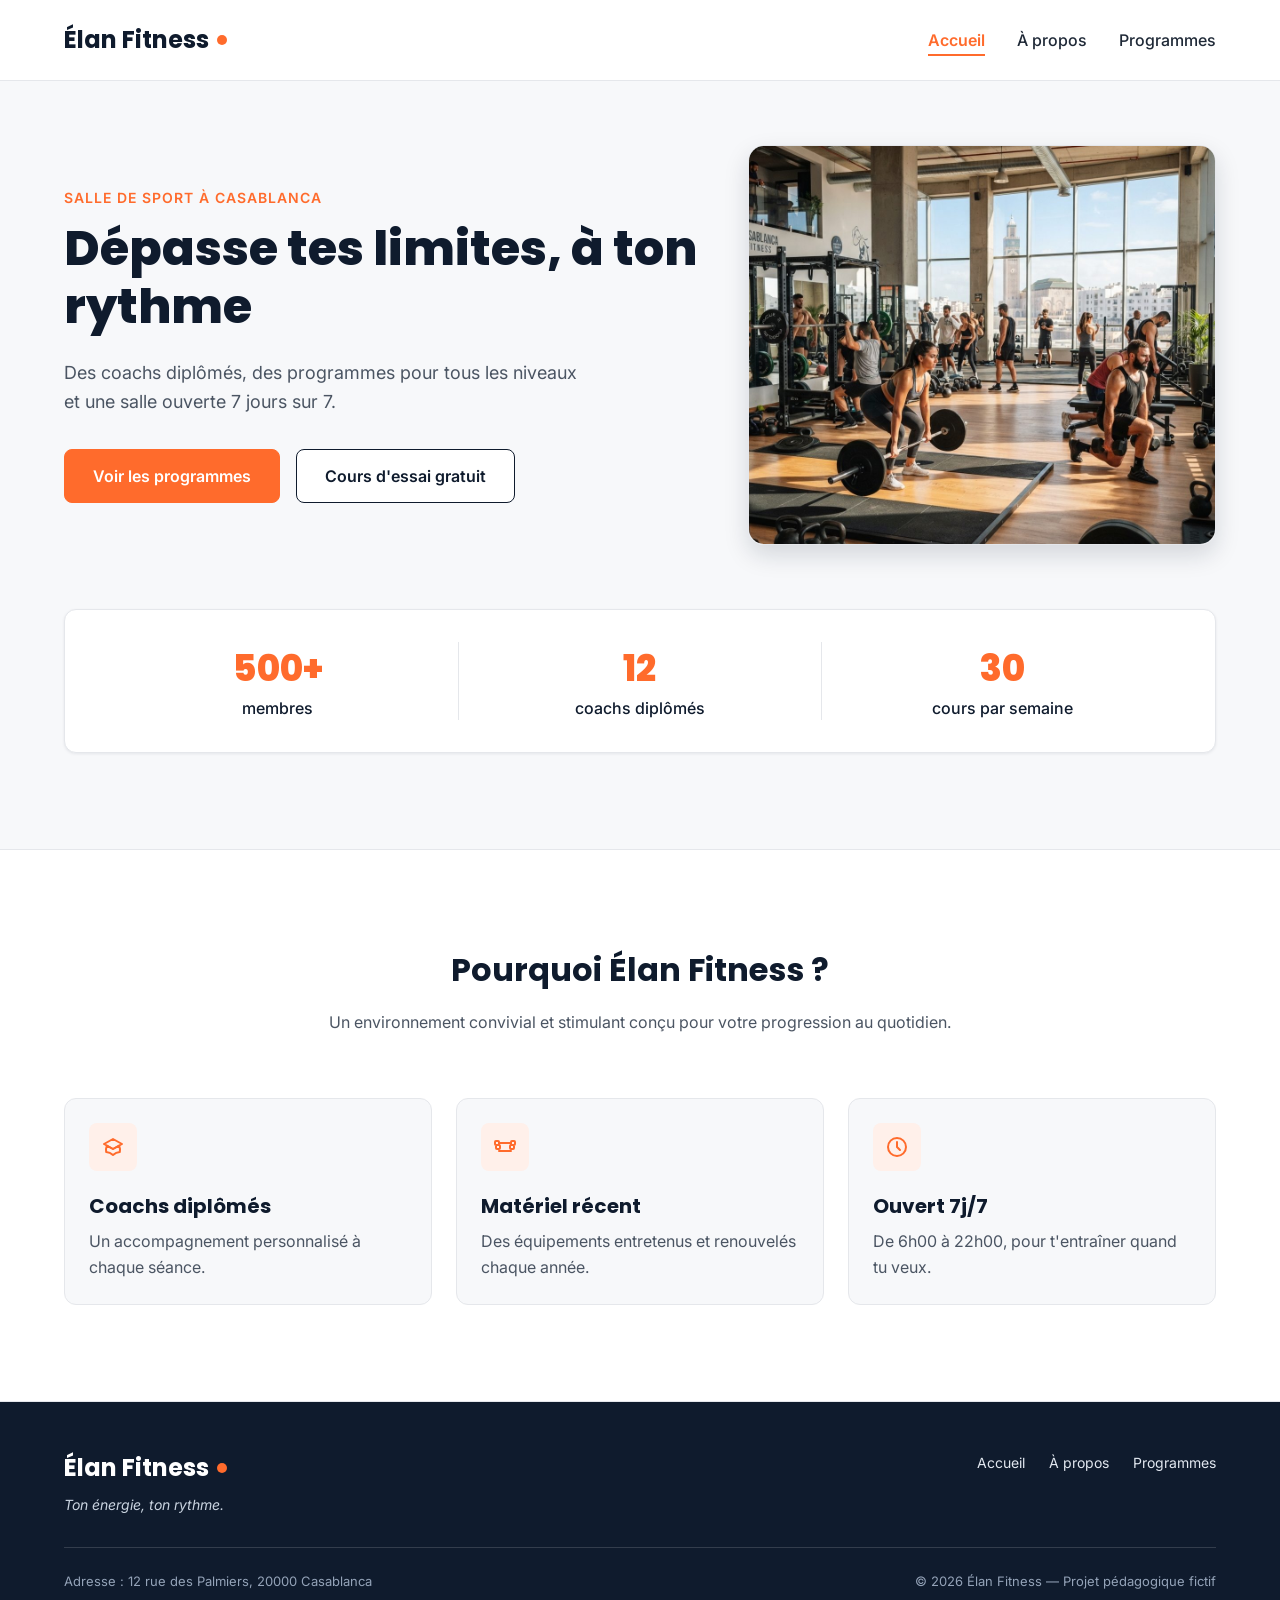
<file: index.html>
<!DOCTYPE html>
<html lang="fr">
<head>
  <meta charset="UTF-8">
  <meta name="viewport" content="width=device-width, initial-scale=1">
  <meta name="description" content="Élan Fitness, salle de sport à Casablanca : musculation, yoga, cardio et boxe fitness avec des coachs diplômés. Réservez votre cours d'essai gratuit.">
  <title>Élan Fitness | Salle de sport à Casablanca</title>

  <link rel="preconnect" href="https://fonts.googleapis.com">
  <link rel="preconnect" href="https://fonts.gstatic.com" crossorigin>
  <link href="https://fonts.googleapis.com/css2?family=Inter:wght@400;500;600&family=Poppins:wght@600;700;800&display=swap" rel="stylesheet">

  <link rel="stylesheet" href="style.css">
</head>

<body>

  <header class="en-tete">
    <div class="conteneur en-tete-contenu">
      <a href="#accueil" class="logo">Élan Fitness</a>

      <nav aria-label="Navigation principale">
        <ul class="menu">
          <li><a href="index.html" class="lien-actif">Accueil</a></li>
          <li><a href="Apropos.html">À propos</a></li>
          <li><a href="programmes.html">Programmes</a></li>
        </ul>
      </nav>
    </div>
  </header>

  <main>

    <section id="accueil" class="hero">
      <div class="conteneur">

        <div class="hero-contenu">
          <div class="hero-texte">
            <p class="sur-titre">Salle de sport à Casablanca</p>
            <h1>Dépasse tes limites, à ton rythme</h1>
            <p class="hero-description">
              Des coachs diplômés, des programmes pour tous les niveaux et une salle ouverte 7 jours sur 7.
            </p>
            <div class="boutons">
              <a href="#programmes" class="bouton bouton-principal">Voir les programmes</a>
              <a href="#contact" class="bouton bouton-secondaire">Cours d'essai gratuit</a>
            </div>
          </div>

          <img class="hero-image" src="img/hero.jpg" alt="Des personnes s'entraînent dans une salle de sport lumineuse à Casablanca">
        </div>

        <div class="chiffres">
          <div class="chiffre">
            <p class="chiffre-nombre">500+</p>
            <p>membres</p>
          </div>
          <div class="chiffre">
            <p class="chiffre-nombre">12</p>
            <p>coachs diplômés</p>
          </div>
          <div class="chiffre">
            <p class="chiffre-nombre">30</p>
            <p>cours par semaine</p>
          </div>
        </div>

      </div>
    </section>

    <section class="section section-blanche">
      <div class="conteneur">

        <div class="section-titre">
          <h2>Pourquoi Élan Fitness ?</h2>
          <p>Un environnement convivial et stimulant conçu pour votre progression au quotidien.</p>
        </div>

        <div class="cartes">
          <article class="carte carte-avantage">
            <div class="icone"><img src="img/icone-coach.svg" alt=""></div>
            <h3>Coachs diplômés</h3>
            <p>Un accompagnement personnalisé à chaque séance.</p>
          </article>

          <article class="carte carte-avantage">
            <div class="icone"><img src="img/icone-materiel.svg" alt=""></div>
            <h3>Matériel récent</h3>
            <p>Des équipements entretenus et renouvelés chaque année.</p>
          </article>

          <article class="carte carte-avantage">
            <div class="icone"><img src="img/icone-horloge.svg" alt=""></div>
            <h3>Ouvert 7j/7</h3>
            <p>De 6h00 à 22h00, pour t'entraîner quand tu veux.</p>
          </article>
        </div>

      </div>
    </section>

  <footer class="pied-de-page">
    <div class="conteneur">

      <div class="pied-haut">
        <div>
          <p class="logo logo-clair">Élan Fitness</p>
          <p class="slogan">Ton énergie, ton rythme.</p>
        </div>

        <nav aria-label="Navigation du pied de page">
          <ul class="menu menu-pied">
            <li><a href="index.html">Accueil</a></li>
            <li><a href="Apropos.html">À propos</a></li>
            <li><a href="programmes.html">Programmes</a></li>
          </ul>
        </nav>
      </div>

      <div class="pied-bas">
        <p>Adresse : 12 rue des Palmiers, 20000 Casablanca</p>
        <p>&copy; 2026 Élan Fitness — Projet pédagogique fictif</p>
      </div>

    </div>
  </footer>

</body>
</html>
</file>
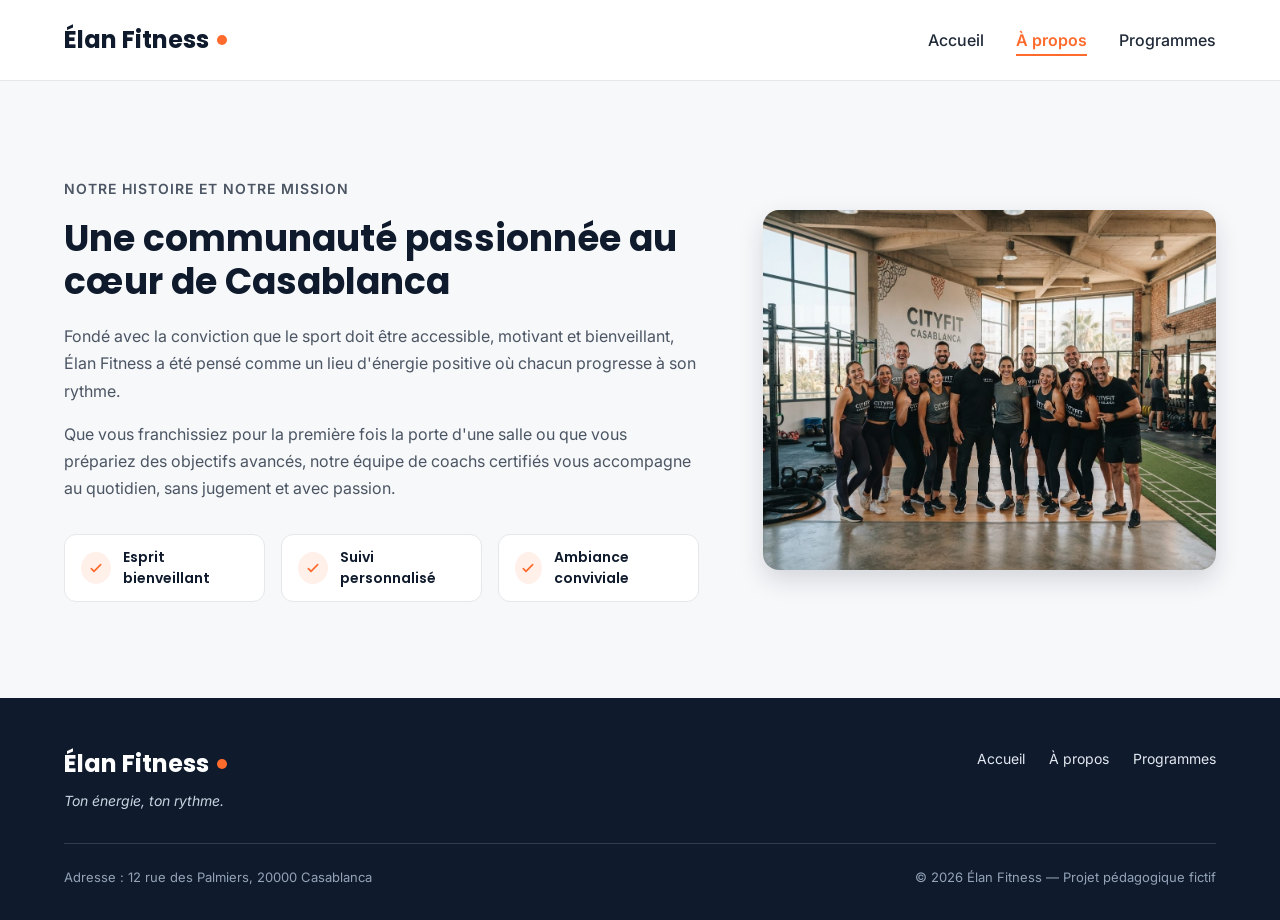
<file: Apropos.html>
<!DOCTYPE html>
<html lang="fr">
<head>
  <meta charset="UTF-8">
  <meta name="viewport" content="width=device-width, initial-scale=1">
  <meta name="description" content="Élan Fitness, salle de sport à Casablanca : musculation, yoga, cardio et boxe fitness avec des coachs diplômés. Réservez votre cours d'essai gratuit.">
  <title>Élan Fitness | Salle de sport à Casablanca</title>

  <link rel="preconnect" href="https://fonts.googleapis.com">
  <link rel="preconnect" href="https://fonts.gstatic.com" crossorigin>
  <link href="https://fonts.googleapis.com/css2?family=Inter:wght@400;500;600&family=Poppins:wght@600;700;800&display=swap" rel="stylesheet">

  <link rel="stylesheet" href="style.css">
</head>

<body>

  <header class="en-tete">
    <div class="conteneur en-tete-contenu">
      <a href="#accueil" class="logo">Élan Fitness</a>

      <nav aria-label="Navigation principale">
        <ul class="menu">
          <li><a href="index.html">Accueil</a></li>
          <li><a href="Apropos.html" class="lien-actif">À propos</a></li>
          <li><a href="programmes.html">Programmes</a></li>
        </ul>
      </nav>
    </div>
  </header>


    <section id="a-propos" class="section">
      <div class="conteneur apropos-contenu">

        <div class="apropos-texte">
          <p class="sur-titre">Notre histoire et notre mission</p>
          <h2>Une communauté passionnée au cœur de Casablanca</h2>
          <p>
            Fondé avec la conviction que le sport doit être accessible, motivant et bienveillant,
            Élan Fitness a été pensé comme un lieu d'énergie positive où chacun progresse à son rythme.
          </p>
          <p>
            Que vous franchissiez pour la première fois la porte d'une salle ou que vous prépariez des
            objectifs avancés, notre équipe de coachs certifiés vous accompagne au quotidien, sans
            jugement et avec passion.
          </p>

          <ul class="valeurs">
            <li class="valeur">
              <div class="icone icone-petite"><img src="img/icone-check.svg" alt=""></div>
              <span>Esprit bienveillant</span>
            </li>
            <li class="valeur">
              <div class="icone icone-petite"><img src="img/icone-check.svg" alt=""></div>
              <span>Suivi personnalisé</span>
            </li>
            <li class="valeur">
              <div class="icone icone-petite"><img src="img/icone-check.svg" alt=""></div>
              <span>Ambiance conviviale</span>
            </li>
          </ul>
        </div>

        <img class="apropos-image" src="img/equipe.jpg" alt="L'équipe de coachs d'Élan Fitness réunie dans la salle">

      </div>
    </section>

    <footer class="pied-de-page">
    <div class="conteneur">

      <div class="pied-haut">
        <div>
          <p class="logo logo-clair">Élan Fitness</p>
          <p class="slogan">Ton énergie, ton rythme.</p>
        </div>

        <nav aria-label="Navigation du pied de page">
          <ul class="menu menu-pied">
            <li><a href="index.html">Accueil</a></li>
            <li><a href="Apropos.html">À propos</a></li>
            <li><a href="programmes.html">Programmes</a></li>
          </ul>
        </nav>
      </div>

      <div class="pied-bas">
        <p>Adresse : 12 rue des Palmiers, 20000 Casablanca</p>
        <p>&copy; 2026 Élan Fitness — Projet pédagogique fictif</p>
      </div>

    </div>
  </footer>

</body>
</html>
</file>
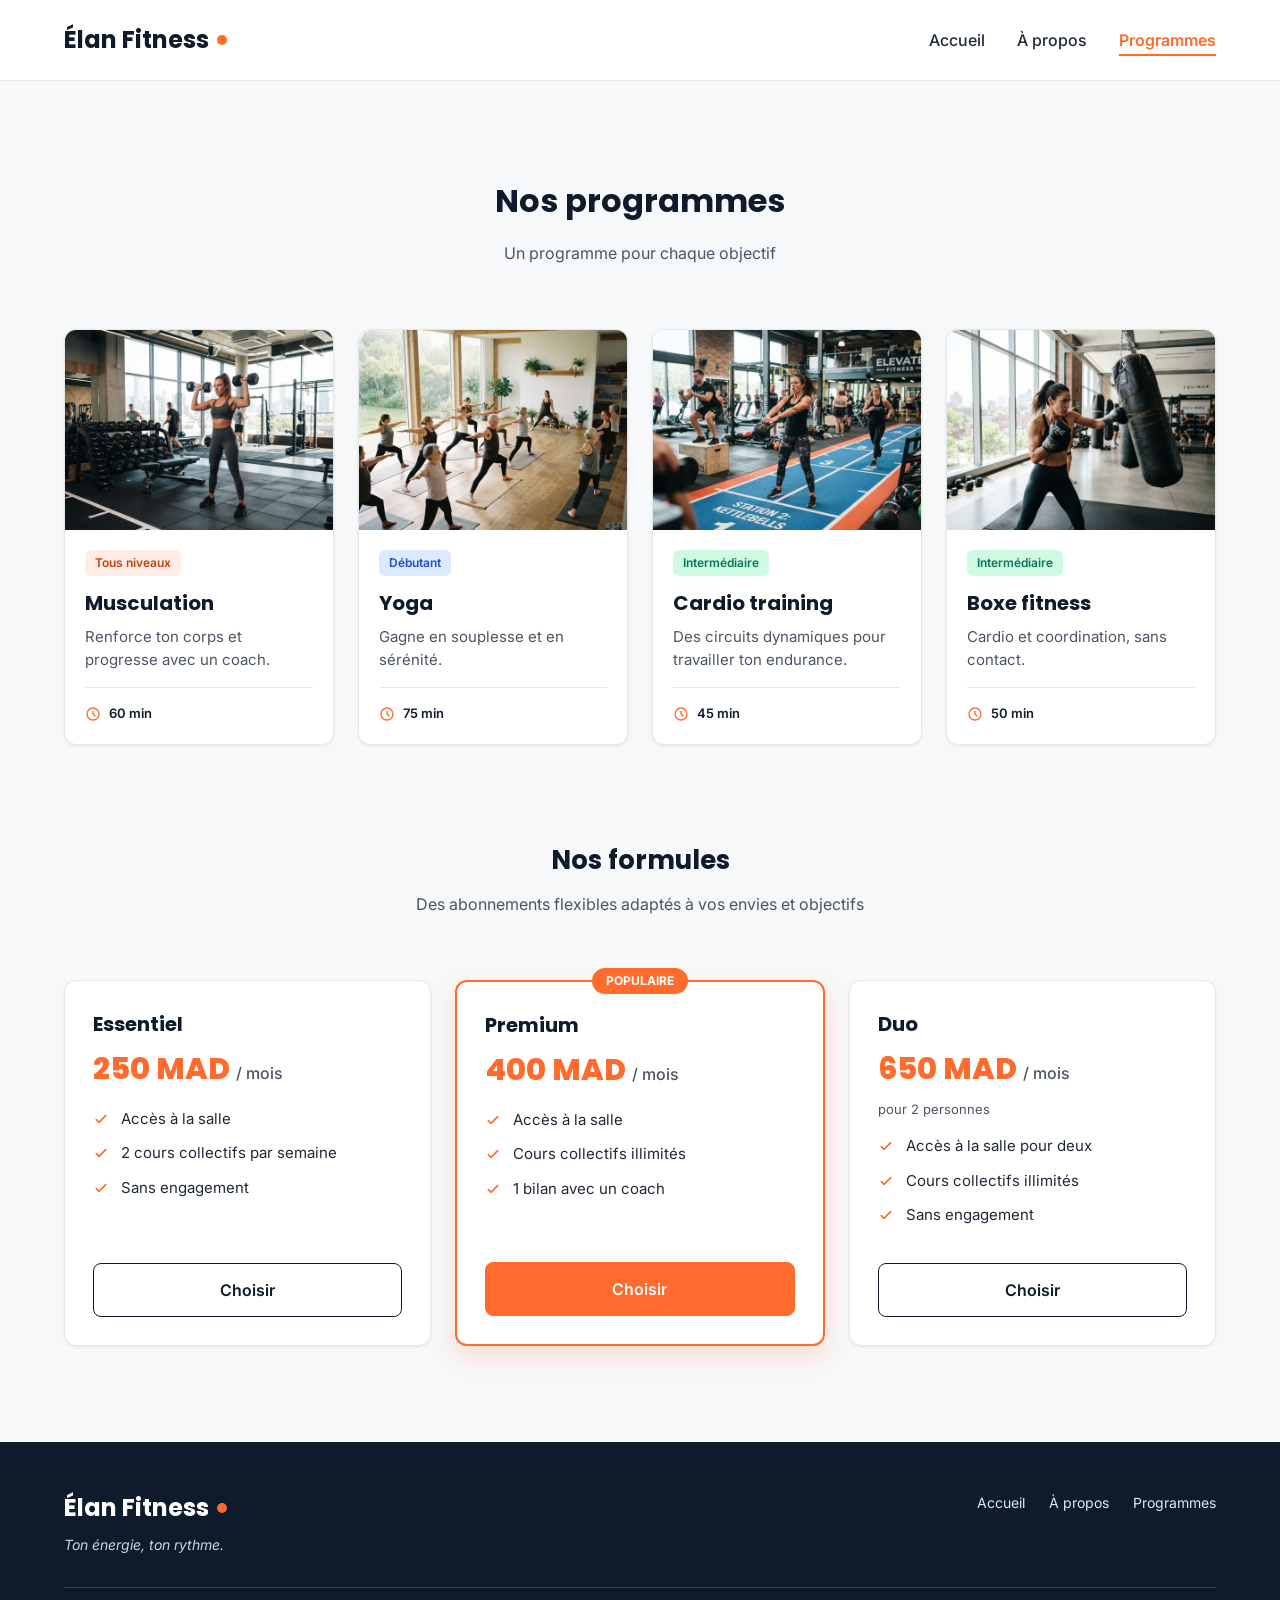
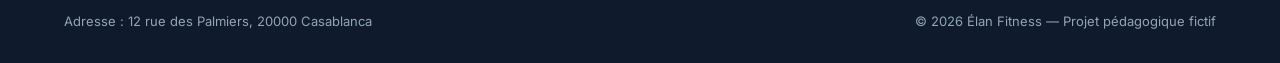
<file: programmes.html>
<!DOCTYPE html>
<html lang="fr">
<head>
  <meta charset="UTF-8">
  <meta name="viewport" content="width=device-width, initial-scale=1">
  <meta name="description" content="Élan Fitness, salle de sport à Casablanca : musculation, yoga, cardio et boxe fitness avec des coachs diplômés. Réservez votre cours d'essai gratuit.">
  <title>Élan Fitness | Salle de sport à Casablanca</title>

  <link rel="preconnect" href="https://fonts.googleapis.com">
  <link rel="preconnect" href="https://fonts.gstatic.com" crossorigin>
  <link href="https://fonts.googleapis.com/css2?family=Inter:wght@400;500;600&family=Poppins:wght@600;700;800&display=swap" rel="stylesheet">

  <link rel="stylesheet" href="style.css">
</head>

<body>

  <header class="en-tete">
    <div class="conteneur en-tete-contenu">
      <a href="#accueil" class="logo">Élan Fitness</a>

      <nav aria-label="Navigation principale">
        <ul class="menu">
          <li><a href="index.html">Accueil</a></li>
          <li><a href="Apropos.html">À propos</a></li>
          <li><a href="programmes.html" class="lien-actif">Programmes</a></li>
        </ul>
      </nav>
    </div>
  </header>

      <section id="programmes" class="section">
      <div class="conteneur">

        <div class="section-titre">
          <h2>Nos programmes</h2>
          <p>Un programme pour chaque objectif</p>
        </div>

        <div class="cartes">

          <article class="carte carte-programme">
            <img src="img/musculation.jpg" alt="Une sportive soulève des haltères dans l'espace musculation">
            <div class="programme-corps">
              <span class="etiquette etiquette-orange">Tous niveaux</span>
              <h3>Musculation</h3>
              <p>Renforce ton corps et progresse avec un coach.</p>
              <p class="duree"><img src="img/icone-duree.svg" alt="">60 min</p>
            </div>
          </article>

          <article class="carte carte-programme">
            <img src="img/yoga.jpg" alt="Un groupe pratique le yoga sur des tapis dans une salle lumineuse">
            <div class="programme-corps">
              <span class="etiquette etiquette-bleue">Débutant</span>
              <h3>Yoga</h3>
              <p>Gagne en souplesse et en sérénité.</p>
              <p class="duree"><img src="img/icone-duree.svg" alt="">75 min</p>
            </div>
          </article>

          <article class="carte carte-programme">
            <img src="img/cardio.jpg" alt="Des sportifs suivent un circuit de cardio training avec des kettlebells">
            <div class="programme-corps">
              <span class="etiquette etiquette-verte">Intermédiaire</span>
              <h3>Cardio training</h3>
              <p>Des circuits dynamiques pour travailler ton endurance.</p>
              <p class="duree"><img src="img/icone-duree.svg" alt="">45 min</p>
            </div>
          </article>

          <article class="carte carte-programme">
            <img src="img/boxe.jpg" alt="Une sportive frappe un sac de frappe pendant un cours de boxe fitness">
            <div class="programme-corps">
              <span class="etiquette etiquette-verte">Intermédiaire</span>
              <h3>Boxe fitness</h3>
              <p>Cardio et coordination, sans contact.</p>
              <p class="duree"><img src="img/icone-duree.svg" alt="">50 min</p>
            </div>
          </article>

        </div>

        <div class="formules">

          <div class="section-titre">
            <h3>Nos formules</h3>
            <p>Des abonnements flexibles adaptés à vos envies et objectifs</p>
          </div>

          <div class="cartes">

            <article class="carte formule">
              <h4>Essentiel</h4>
              <p class="prix">250 MAD <span>/ mois</span></p>
              <ul class="formule-liste">
                <li>Accès à la salle</li>
                <li>2 cours collectifs par semaine</li>
                <li>Sans engagement</li>
              </ul>
              <a href="#contact" class="bouton bouton-secondaire">Choisir</a>
            </article>

            <article class="carte formule formule-populaire">
              <p class="badge-populaire">Populaire</p>
              <h4>Premium</h4>
              <p class="prix">400 MAD <span>/ mois</span></p>
              <ul class="formule-liste">
                <li>Accès à la salle</li>
                <li>Cours collectifs illimités</li>
                <li>1 bilan avec un coach</li>
              </ul>
              <a href="#contact" class="bouton bouton-principal">Choisir</a>
            </article>

            <article class="carte formule">
              <h4>Duo</h4>
              <p class="prix">650 MAD <span>/ mois</span></p>
              <p class="prix-note">pour 2 personnes</p>
              <ul class="formule-liste">
                <li>Accès à la salle pour deux</li>
                <li>Cours collectifs illimités</li>
                <li>Sans engagement</li>
              </ul>
              <a href="#contact" class="bouton bouton-secondaire">Choisir</a>
            </article>

          </div>
        </div>

      </div>
    </section>

  </main>

  <footer class="pied-de-page">
    <div class="conteneur">

      <div class="pied-haut">
        <div>
          <p class="logo logo-clair">Élan Fitness</p>
          <p class="slogan">Ton énergie, ton rythme.</p>
        </div>

        <nav aria-label="Navigation du pied de page">
          <ul class="menu menu-pied">
            <li><a href="index.html">Accueil</a></li>
            <li><a href="Apropos.html">À propos</a></li>
            <li><a href="programmes.html">Programmes</a></li>
          </ul>
        </nav>
      </div>

      <div class="pied-bas">
        <p>Adresse : 12 rue des Palmiers, 20000 Casablanca</p>
        <p>&copy; 2026 Élan Fitness — Projet pédagogique fictif</p>
      </div>

    </div>
  </footer>

</body>
</html>
</file>
<file: style.css>
* {
  box-sizing: border-box;
  margin: 0;
  padding: 0;
}

html {
  scroll-behavior: smooth;
}

body {
  font-family: 'Inter', Arial, sans-serif;
  font-size: 16px;
  line-height: 1.5;
  color: #1F2937;
  background-color: #F7F8FA;
}

h1, h2, h3, h4 {
  font-family: 'Poppins', Arial, sans-serif;
  color: #0F1B2D;
}

a {
  color: inherit;
  text-decoration: none;
}

ul {
  list-style: none;
}

img {
  display: block;
  max-width: 100%;
}

a:focus-visible,
button:focus-visible {
  outline: 3px solid #FF6B2C;
  outline-offset: 2px;
}

.conteneur {
  width: 100%;
  max-width: 1200px;
  margin: 0 auto;
  padding: 0 24px;
}

.section {
  padding: 96px 0;
}

.section-blanche {
  background-color: #FFFFFF;
  border-top: 1px solid #E5E7EB;
  border-bottom: 1px solid #E5E7EB;
}

.section-titre {
  max-width: 640px;
  margin: 0 auto 64px;
  text-align: center;
}

.section-titre h2 {
  font-size: 32px;
  margin-bottom: 16px;
}

.section-titre h3 {
  font-size: 26px;
  margin-bottom: 12px;
}

.section-titre p {
  color: #4B5563;
}

.sur-titre {
  font-size: 14px;
  font-weight: 600;
  color: #FF6B2C;
  text-transform: uppercase;
  letter-spacing: 1px;
  margin-bottom: 12px;
}

.bouton {
  display: inline-block;
  padding: 14px 28px;
  border-radius: 8px;
  font-size: 16px;
  font-weight: 600;
  text-align: center;
  cursor: pointer;
}

.bouton-principal {
  background-color: #FF6B2C;
  border: 1px solid #FF6B2C;
  color: #FFFFFF;
}

.bouton-principal:hover {
  background-color: #F05817;
}

.bouton-secondaire {
  background-color: #FFFFFF;
  border: 1px solid #0F1B2D;
  color: #0F1B2D;
}

.bouton-secondaire:hover {
  background-color: #F3F4F6;
}

.cartes {
  display: flex;
  gap: 24px;
}

.carte {
  flex: 1;
  background-color: #FFFFFF;
  border: 1px solid #E5E7EB;
  border-radius: 12px;
  box-shadow: 0 1px 3px rgba(15, 27, 45, 0.08);
}

.icone {
  width: 48px;
  height: 48px;
  background-color: #FFF0EA;
  border-radius: 8px;
  display: flex;
  align-items: center;
  justify-content: center;
}

.icone img {
  width: 24px;
  height: 24px;
}

.icone-petite {
  width: 32px;
  height: 32px;
  border-radius: 50%;
}

.icone-petite img {
  width: 16px;
  height: 16px;
}

.en-tete {
  position: sticky;
  top: 0;
  z-index: 10;
  background-color: #FFFFFF;
  border-bottom: 1px solid #E5E7EB;
}

.en-tete-contenu {
  height: 80px;
  display: flex;
  align-items: center;
  justify-content: space-between;
}

.logo {
  display: flex;
  align-items: center;
  font-family: 'Poppins', Arial, sans-serif;
  font-size: 24px;
  font-weight: 700;
  color: #0F1B2D;
}

.logo::after {
  content: "";
  width: 10px;
  height: 10px;
  margin-left: 8px;
  background-color: #FF6B2C;
  border-radius: 50%;
}

.menu {
  display: flex;
  gap: 32px;
}

.menu a {
  font-weight: 500;
  padding-bottom: 4px;
  border-bottom: 2px solid transparent;
}

.menu a:hover {
  color: #FF6B2C;
}

.menu .lien-actif {
  color: #FF6B2C;
  font-weight: 600;
  border-bottom-color: #FF6B2C;
}

.hero {
  padding: 64px 0 96px;
}

.hero-contenu {
  display: flex;
  align-items: center;
  gap: 32px;
}

.hero-texte {
  flex: 7;
}

.hero-texte h1 {
  font-size: 48px;
  font-weight: 800;
  line-height: 1.2;
  margin-bottom: 24px;
}

.hero-description {
  max-width: 520px;
  font-size: 18px;
  line-height: 1.6;
  color: #4B5563;
  margin-bottom: 32px;
}

.boutons {
  display: flex;
  flex-wrap: wrap;
  gap: 16px;
}

.hero-image {
  flex: 5;
  min-width: 0;
  height: 400px;
  object-fit: cover;
  border-radius: 16px;
  border: 1px solid #E5E7EB;
  box-shadow: 0 10px 25px rgba(15, 27, 45, 0.15);
}

.chiffres {
  display: flex;
  margin-top: 64px;
  padding: 32px;
  background-color: #FFFFFF;
  border: 1px solid #E5E7EB;
  border-radius: 12px;
  box-shadow: 0 1px 3px rgba(15, 27, 45, 0.08);
}

.chiffre {
  flex: 1;
  text-align: center;
  font-weight: 500;
  color: #0F1B2D;
}

.chiffre + .chiffre {
  border-left: 1px solid #E5E7EB;
}

.chiffre-nombre {
  font-family: 'Poppins', Arial, sans-serif;
  font-size: 36px;
  font-weight: 800;
  color: #FF6B2C;
}

.carte-avantage {
  padding: 24px;
  background-color: #F7F8FA;
  box-shadow: none;
}

.carte-avantage .icone {
  margin-bottom: 20px;
}

.carte-avantage h3 {
  font-size: 20px;
  margin-bottom: 8px;
}

.carte-avantage p {
  color: #4B5563;
  line-height: 1.6;
}

.apropos-contenu {
  display: flex;
  align-items: center;
  gap: 64px;
}

.apropos-texte {
  flex: 7;
}

.apropos-texte h2 {
  font-size: 36px;
  line-height: 1.2;
  margin-bottom: 20px;
}

.apropos-texte p {
  color: #4B5563;
  line-height: 1.7;
  margin-bottom: 16px;
}

.valeurs {
  display: flex;
  gap: 16px;
  margin-top: 32px;
}

.valeur {
  flex: 1;
  display: flex;
  align-items: center;
  gap: 12px;
  padding: 12px 16px;
  background-color: #FFFFFF;
  border: 1px solid #E5E7EB;
  border-radius: 12px;
  font-family: 'Poppins', Arial, sans-serif;
  font-size: 14px;
  font-weight: 600;
  color: #0F1B2D;
}

.apropos-image {
  flex: 5;
  min-width: 0;
  height: 360px;
  object-fit: cover;
  border-radius: 16px;
  box-shadow: 0 10px 25px rgba(15, 27, 45, 0.15);
}

.carte-programme {
  display: flex;
  flex-direction: column;
  overflow: hidden;
}

.carte-programme > img {
  width: 100%;
  height: 200px;
  object-fit: cover;
}

.programme-corps {
  flex: 1;
  display: flex;
  flex-direction: column;
  padding: 20px;
}

.programme-corps h3 {
  font-size: 20px;
  margin-bottom: 8px;
}

.programme-corps p {
  font-size: 15px;
  color: #4B5563;
}

.etiquette {
  align-self: flex-start;
  padding: 4px 10px;
  margin-bottom: 12px;
  border-radius: 6px;
  font-size: 12px;
  font-weight: 600;
}

.etiquette-orange {
  background-color: #FFEDE5;
  color: #C2410C;
}

.etiquette-bleue {
  background-color: #DBEAFE;
  color: #1D4ED8;
}

.etiquette-verte {
  background-color: #D1FAE5;
  color: #047857;
}

.programme-corps .duree {
  display: flex;
  align-items: center;
  gap: 8px;
  margin-top: auto;
  padding-top: 16px;
  border-top: 1px solid #E5E7EB;
  font-size: 13px;
  font-weight: 600;
  color: #0F1B2D;
}

.programme-corps h3 + p {
  margin-bottom: 16px;
}

.duree img {
  width: 16px;
  height: 16px;
}

.formules {
  margin-top: 96px;
}

.formule {
  position: relative;
  display: flex;
  flex-direction: column;
  padding: 28px;
}

.formule h4 {
  font-size: 20px;
}

.prix {
  margin: 8px 0 16px;
  font-family: 'Poppins', Arial, sans-serif;
  font-size: 30px;
  font-weight: 800;
  color: #FF6B2C;
}

.prix span {
  font-family: 'Inter', Arial, sans-serif;
  font-size: 16px;
  font-weight: 500;
  color: #4B5563;
}

.prix-note {
  margin: -8px 0 16px;
  font-size: 13px;
  color: #4B5563;
}

.formule-liste {
  flex: 1;
  margin-bottom: 24px;
}

.formule-liste li {
  padding-left: 28px;
  margin-bottom: 12px;
  font-size: 15px;
  background-image: url('img/icone-check.svg');
  background-repeat: no-repeat;
  background-position: left center;
  background-size: 16px;
}

.formule .bouton {
  display: block;
}

.formule-populaire {
  border: 2px solid #FF6B2C;
  box-shadow: 0 10px 25px rgba(255, 107, 44, 0.2);
}

.badge-populaire {
  position: absolute;
  top: -14px;
  left: 50%;
  transform: translateX(-50%);
  padding: 4px 14px;
  background-color: #FF6B2C;
  border-radius: 999px;
  font-size: 12px;
  font-weight: 700;
  text-transform: uppercase;
  color: #FFFFFF;
}

.pied-de-page {
  padding: 48px 0 32px;
  background-color: #0F1B2D;
  color: #FFFFFF;
}

.pied-haut {
  display: flex;
  justify-content: space-between;
  align-items: flex-start;
  padding-bottom: 32px;
  border-bottom: 1px solid rgba(255, 255, 255, 0.15);
}

.logo-clair {
  color: #FFFFFF;
}

.slogan {
  margin-top: 8px;
  font-size: 14px;
  font-style: italic;
  color: #CBD5E1;
}

.menu-pied {
  gap: 24px;
}

.menu-pied a {
  font-size: 14px;
  font-weight: 400;
  color: #E2E8F0;
}

.pied-bas {
  display: flex;
  justify-content: space-between;
  margin-top: 24px;
  font-size: 13px;
  color: #94A3B8;
}
</file>
